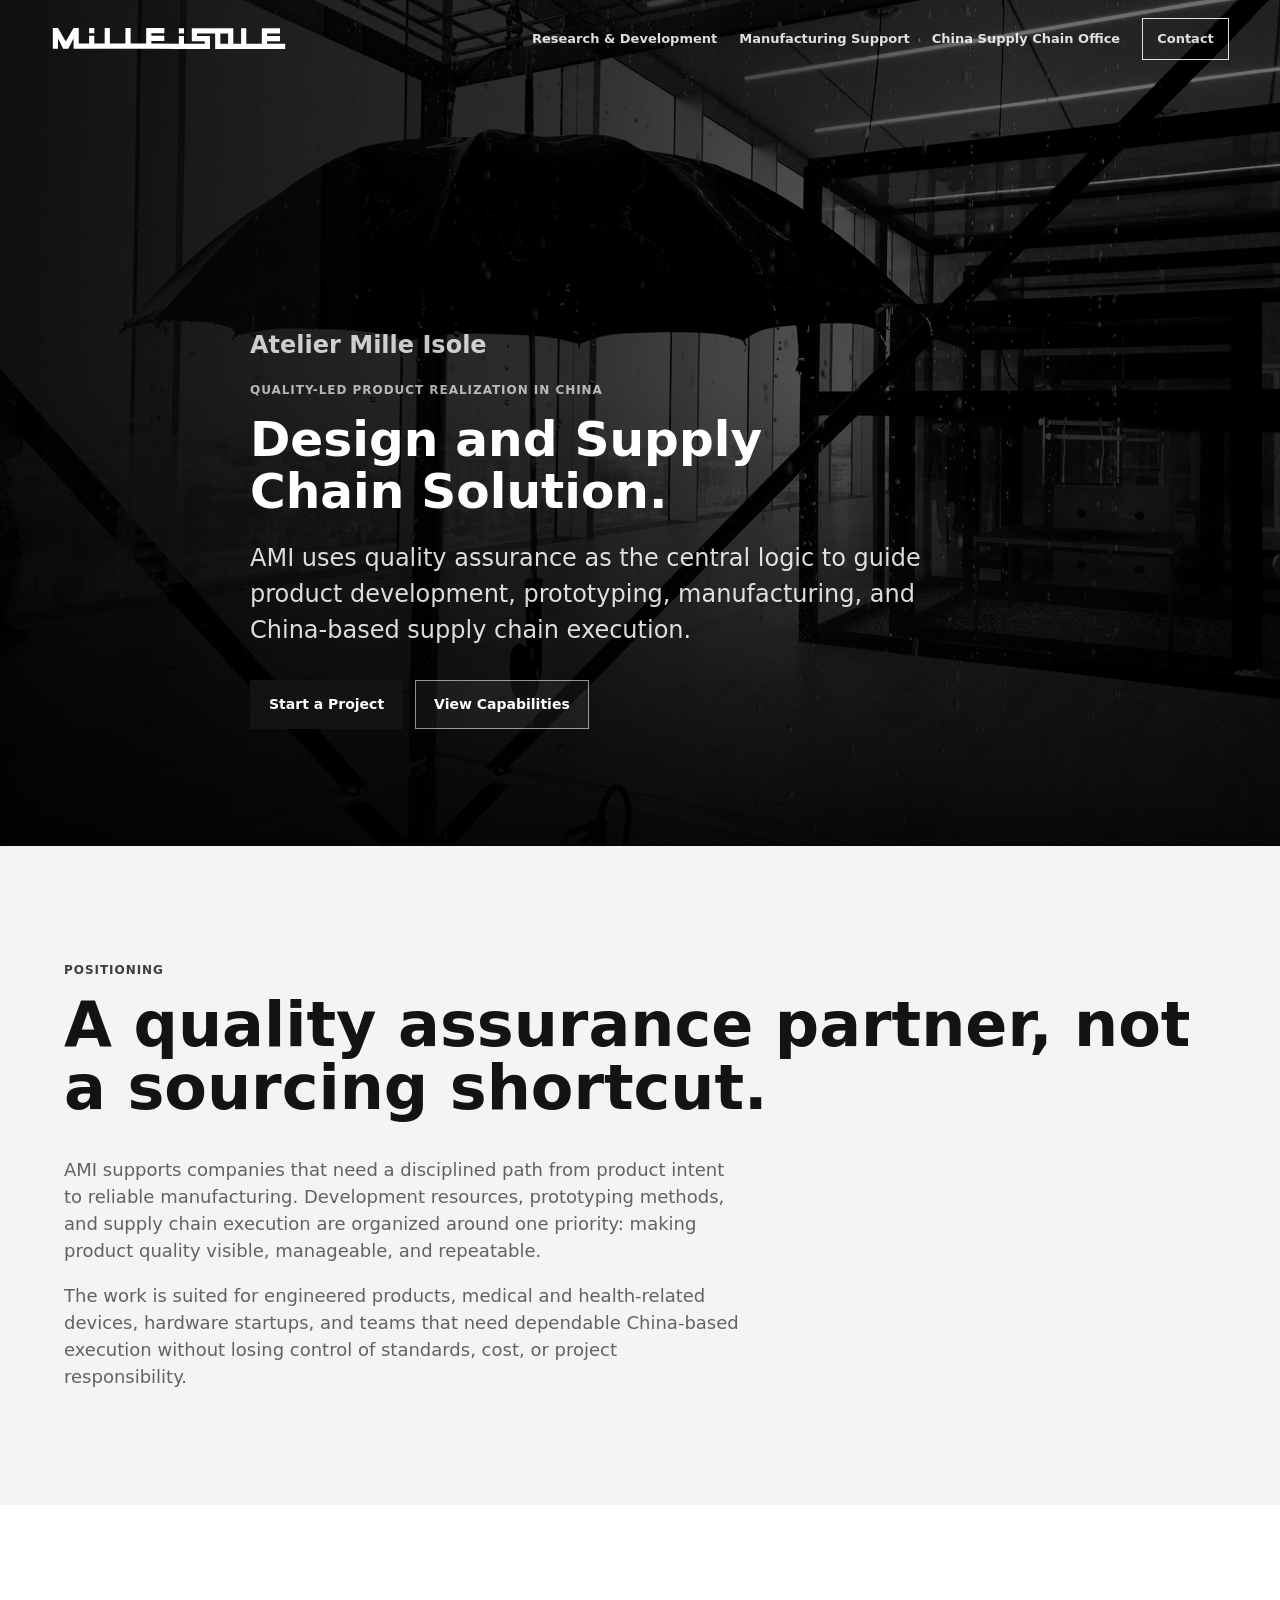
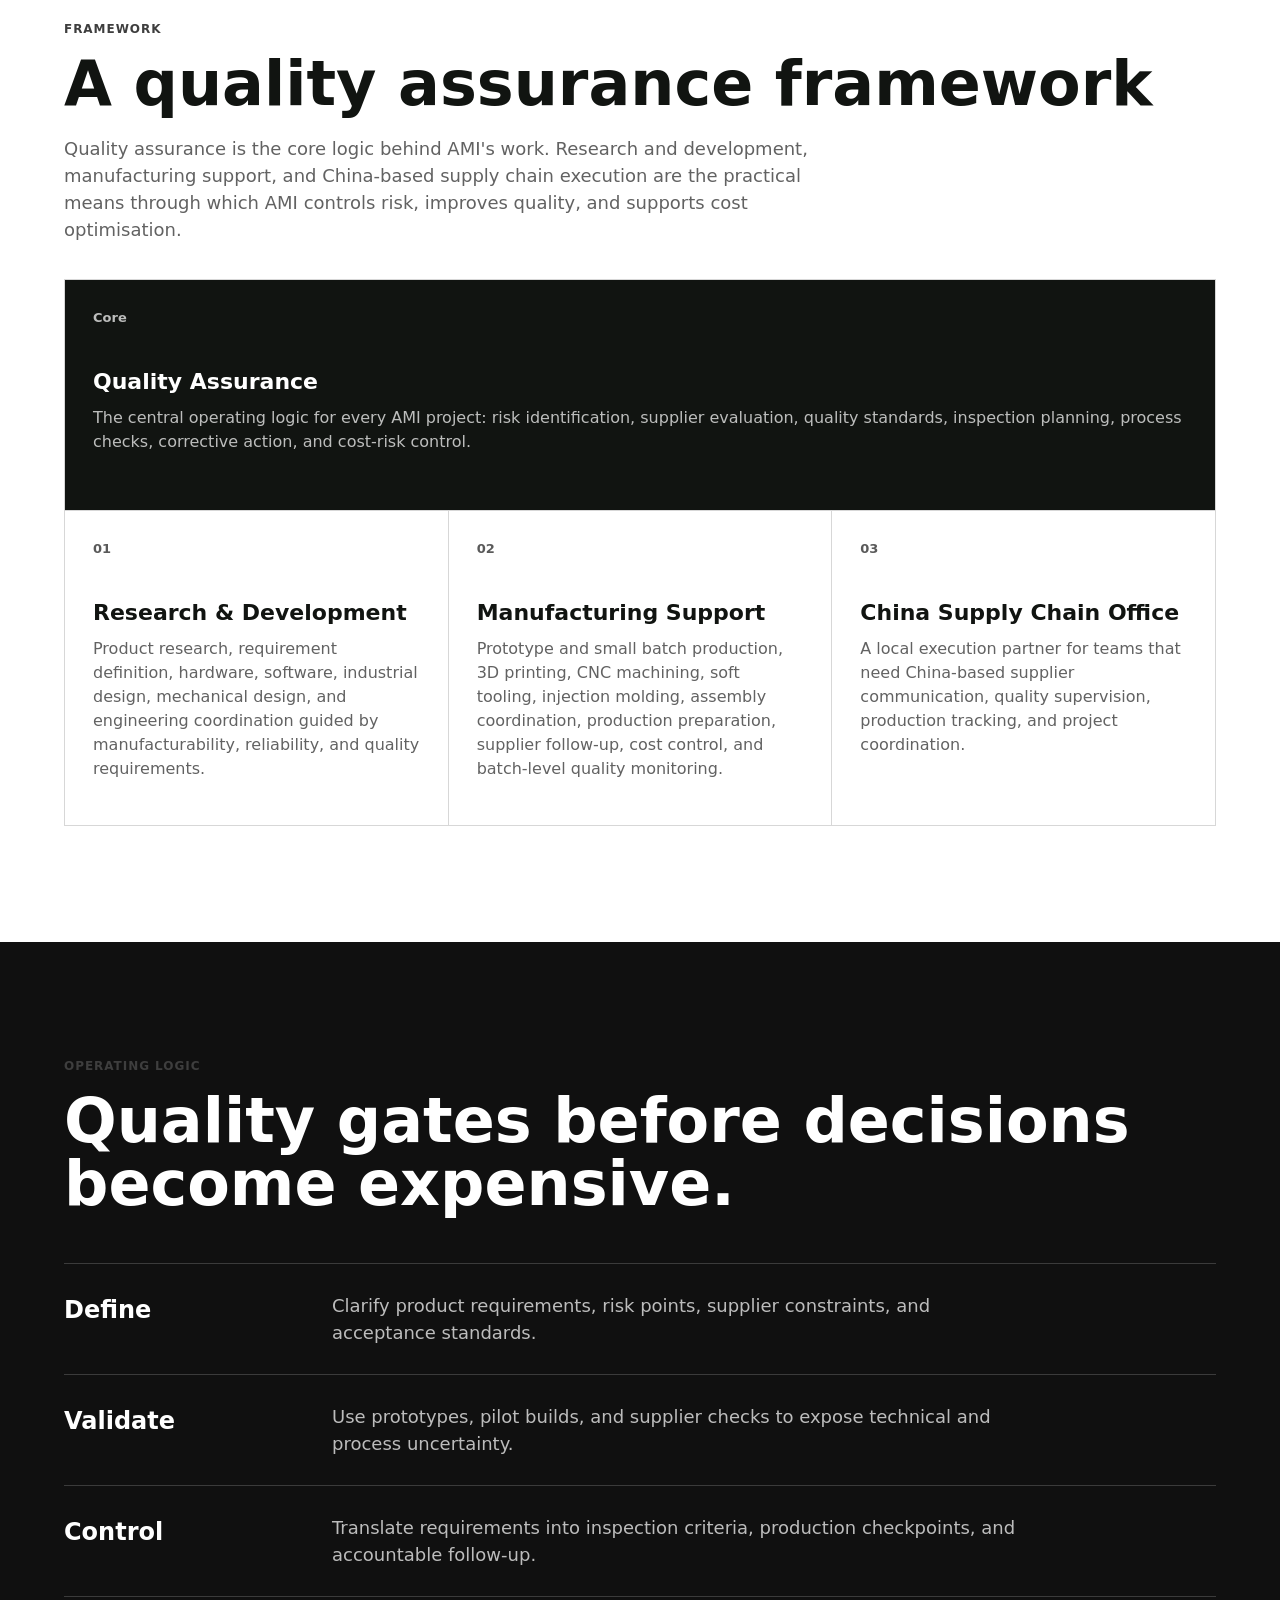
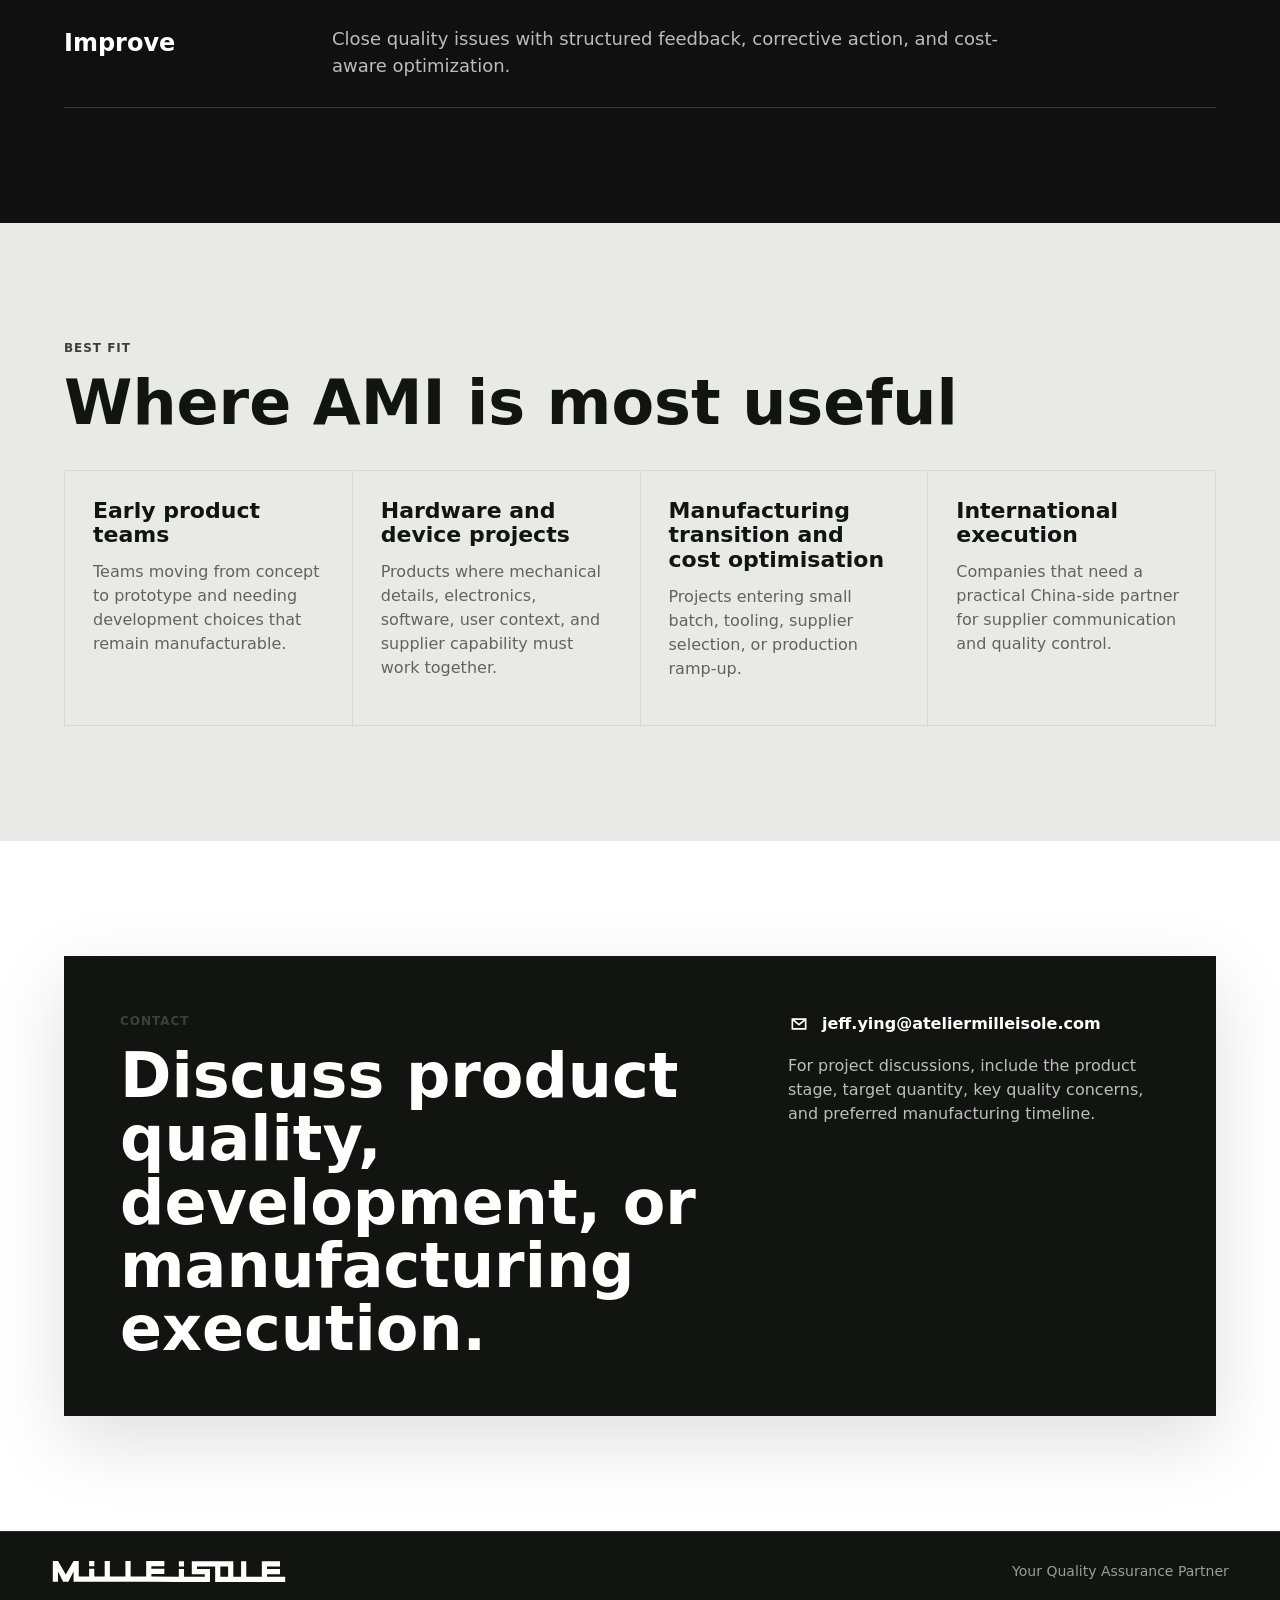
<file: index.html>
<!doctype html>
<html lang="en">
  <head>
    <meta charset="utf-8" />
    <meta name="viewport" content="width=device-width, initial-scale=1" />
    <meta
      name="description"
      content="Atelier Mille Isole is a quality-led product development and manufacturing support partner in China."
    />
    <title>Atelier Mille Isole | Quality-Led Product Realization</title>
    <link rel="icon" href="assets/favicon.svg" type="image/svg+xml" />
    <link rel="icon" href="assets/favicon-32.png" sizes="32x32" type="image/png" />
    <link rel="shortcut icon" href="assets/favicon-32.png" type="image/png" />
    <link rel="apple-touch-icon" sizes="180x180" href="assets/apple-touch-icon.png" />
    <meta name="theme-color" content="#111411" />
    <link rel="stylesheet" href="styles.css" />
  </head>
  <body>
    <header class="site-header" data-header>
      <a class="brand" href="#top" aria-label="Atelier Mille Isole home">
        <span class="brand-logo" aria-hidden="true"></span>
      </a>

      <button class="nav-toggle" type="button" aria-label="Open navigation" aria-expanded="false" data-nav-toggle>
        <span></span>
        <span></span>
      </button>

      <nav class="site-nav" aria-label="Primary navigation" data-nav>
        <a href="research-development/">Research &amp; Development</a>
        <a href="manufacturing-support/">Manufacturing Support</a>
        <a href="china-supply-chain-office/">China Supply Chain Office</a>
        <a class="nav-cta" href="#contact">Contact</a>
      </nav>
    </header>

    <main id="top">
      <section class="hero" aria-labelledby="hero-title">
        <div class="hero-image" aria-hidden="true"></div>
        <div class="hero-overlay"></div>
        <div class="hero-content">
          <p class="brand-line">Atelier Mille Isole</p>
          <p class="eyebrow">Quality-led product realization in China</p>
          <h1 id="hero-title">Design and Supply Chain Solution.</h1>
          <p class="hero-copy">
            AMI uses quality assurance as the central logic to guide product development,
            prototyping, manufacturing, and China-based supply chain execution.
          </p>
          <div class="hero-actions">
            <a class="button primary" href="#contact">Start a Project</a>
            <a class="button secondary" href="#quality">View Capabilities</a>
          </div>
        </div>
      </section>

      <section class="intro section-pad" aria-labelledby="intro-title" data-reveal>
        <div class="section-heading">
          <p class="eyebrow">Positioning</p>
          <h2 id="intro-title">A quality assurance partner, not a sourcing shortcut.</h2>
        </div>
        <div class="intro-copy">
          <p>
            AMI supports companies that need a disciplined path from product intent to reliable
            manufacturing. Development resources, prototyping methods, and supply chain execution
            are organized around one priority: making product quality visible, manageable, and
            repeatable.
          </p>
          <p>
            The work is suited for engineered products, medical and health-related devices,
            hardware startups, and teams that need dependable China-based execution without losing
            control of standards, cost, or project responsibility.
          </p>
        </div>
      </section>

      <section class="capabilities section-pad" aria-labelledby="capabilities-title" data-reveal>
        <div class="section-heading compact">
          <p class="eyebrow">Framework</p>
          <h2 id="capabilities-title">A quality assurance framework</h2>
          <p class="section-intro">
            Quality assurance is the core logic behind AMI's work. Research and development,
            manufacturing support, and China-based supply chain execution are the practical
            means through which AMI controls risk, improves quality, and supports cost optimisation.
          </p>
        </div>

        <div class="capability-grid">
          <article class="capability-card core" id="quality" data-reveal>
            <span class="card-index">Core</span>
            <h3>Quality Assurance</h3>
            <p>
              The central operating logic for every AMI project: risk identification, supplier
              evaluation, quality standards, inspection planning, process checks, corrective
              action, and cost-risk control.
            </p>
          </article>

          <a class="capability-card" id="research-development" href="research-development/" data-reveal>
            <span class="card-index">01</span>
            <h3>Research &amp; Development</h3>
            <p>
              Product research, requirement definition, hardware, software, industrial design,
              mechanical design, and engineering coordination guided by manufacturability,
              reliability, and quality requirements.
            </p>
          </a>

          <a class="capability-card" id="manufacturing-support" href="manufacturing-support/" data-reveal>
            <span class="card-index">02</span>
            <h3>Manufacturing Support</h3>
            <p>
              Prototype and small batch production, 3D printing, CNC machining, soft tooling,
              injection molding, assembly coordination, production preparation, supplier follow-up,
              cost control, and batch-level quality monitoring.
            </p>
          </a>

          <a class="capability-card" id="china-office" href="china-supply-chain-office/" data-reveal>
            <span class="card-index">03</span>
            <h3>China Supply Chain Office</h3>
            <p>
              A local execution partner for teams that need China-based supplier communication,
              quality supervision, production tracking, and project coordination.
            </p>
          </a>
        </div>
      </section>

      <section class="method section-pad" aria-labelledby="method-title" data-reveal>
        <div class="section-heading">
          <p class="eyebrow">Operating Logic</p>
          <h2 id="method-title">Quality gates before decisions become expensive.</h2>
        </div>

        <div class="method-list">
          <div class="method-item" data-reveal>
            <span>Define</span>
            <p>Clarify product requirements, risk points, supplier constraints, and acceptance standards.</p>
          </div>
          <div class="method-item" data-reveal>
            <span>Validate</span>
            <p>Use prototypes, pilot builds, and supplier checks to expose technical and process uncertainty.</p>
          </div>
          <div class="method-item" data-reveal>
            <span>Control</span>
            <p>Translate requirements into inspection criteria, production checkpoints, and accountable follow-up.</p>
          </div>
          <div class="method-item" data-reveal>
            <span>Improve</span>
            <p>Close quality issues with structured feedback, corrective action, and cost-aware optimization.</p>
          </div>
        </div>
      </section>

      <section class="proof section-pad" aria-labelledby="proof-title" data-reveal>
        <div class="section-heading compact">
          <p class="eyebrow">Best Fit</p>
          <h2 id="proof-title">Where AMI is most useful</h2>
        </div>

        <div class="fit-grid">
          <div data-reveal>
            <h3>Early product teams</h3>
            <p>Teams moving from concept to prototype and needing development choices that remain manufacturable.</p>
          </div>
          <div data-reveal>
            <h3>Hardware and device projects</h3>
            <p>Products where mechanical details, electronics, software, user context, and supplier capability must work together.</p>
          </div>
          <div data-reveal>
            <h3>Manufacturing transition and cost optimisation</h3>
            <p>Projects entering small batch, tooling, supplier selection, or production ramp-up.</p>
          </div>
          <div data-reveal>
            <h3>International execution</h3>
            <p>Companies that need a practical China-side partner for supplier communication and quality control.</p>
          </div>
        </div>
      </section>

      <section class="contact section-pad" id="contact" aria-labelledby="contact-title" data-reveal>
        <div class="contact-panel">
          <div>
            <p class="eyebrow">Contact</p>
            <h2 id="contact-title">Discuss product quality, development, or manufacturing execution.</h2>
          </div>
          <div class="contact-actions">
            <a class="email-link" href="mailto:jeff.ying@ateliermilleisole.com" aria-label="Email AMI">
              <svg aria-hidden="true" viewBox="0 0 24 24">
                <path d="M4.75 6.75h14.5v10.5H4.75V6.75Z"></path>
                <path d="m5.25 7.25 6.75 5.5 6.75-5.5"></path>
              </svg>
              <span>jeff.ying@ateliermilleisole.com</span>
            </a>
            <p>
              For project discussions, include the product stage, target quantity, key quality concerns,
              and preferred manufacturing timeline.
            </p>
          </div>
        </div>
      </section>
    </main>

    <footer class="site-footer">
      <div>
        <span class="footer-logo" aria-hidden="true"></span>
        <span class="sr-only">Atelier Mille Isole</span>
      </div>
      <p>Your Quality Assurance Partner</p>
    </footer>

    <script src="script.js"></script>
  </body>
</html>
</file>
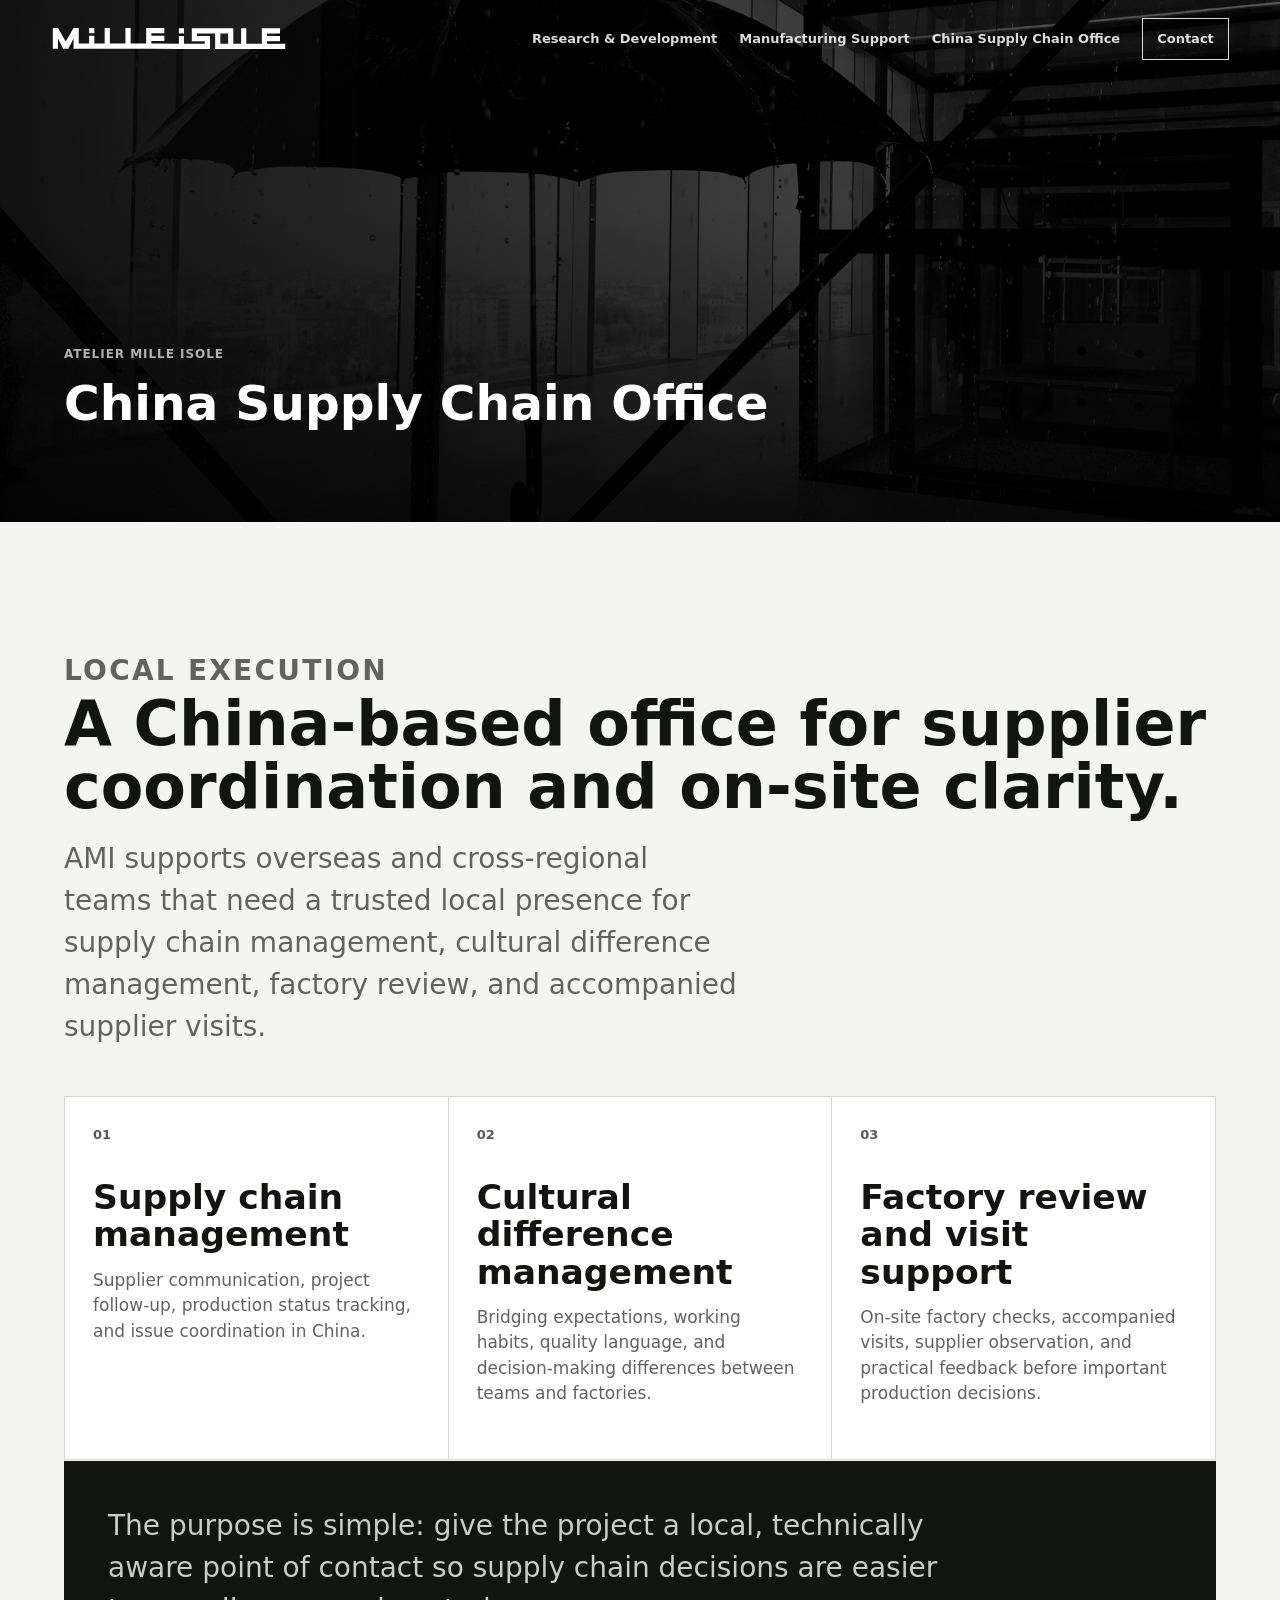
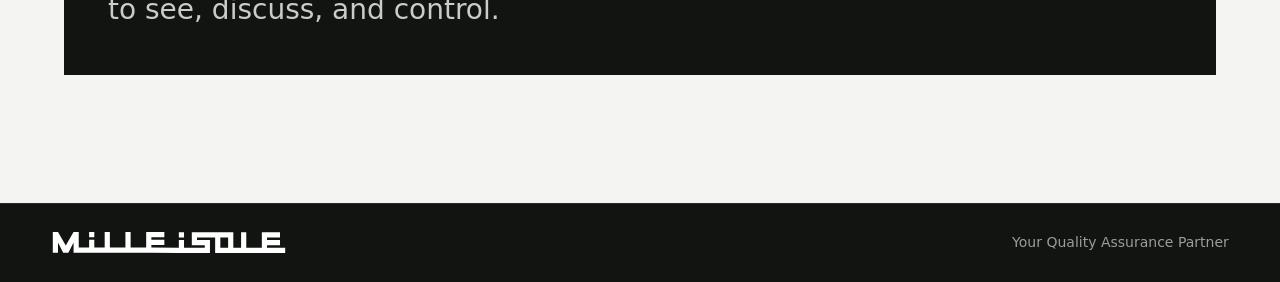
<file: china-supply-chain-office/index.html>
<!doctype html>
<html lang="en">
  <head>
    <meta charset="utf-8" />
    <meta name="viewport" content="width=device-width, initial-scale=1" />
    <meta name="description" content="China Supply Chain Office at Atelier Mille Isole." />
    <title>China Supply Chain Office | Atelier Mille Isole</title>
    <link rel="icon" href="../assets/favicon.svg" type="image/svg+xml" />
    <link rel="icon" href="../assets/favicon-32.png" sizes="32x32" type="image/png" />
    <link rel="shortcut icon" href="../assets/favicon-32.png" type="image/png" />
    <link rel="apple-touch-icon" sizes="180x180" href="../assets/apple-touch-icon.png" />
    <meta name="theme-color" content="#111411" />
    <link rel="stylesheet" href="../styles.css" />
  </head>
  <body>
    <header class="site-header service-header" data-header>
      <a class="brand" href="../" aria-label="Atelier Mille Isole home">
        <span class="brand-logo" aria-hidden="true"></span>
      </a>

      <button class="nav-toggle" type="button" aria-label="Open navigation" aria-expanded="false" data-nav-toggle>
        <span></span>
        <span></span>
      </button>

      <nav class="site-nav" aria-label="Primary navigation" data-nav>
        <a href="../research-development/">Research &amp; Development</a>
        <a href="../manufacturing-support/">Manufacturing Support</a>
        <a href="../china-supply-chain-office/">China Supply Chain Office</a>
        <a class="nav-cta" href="../#contact">Contact</a>
      </nav>
    </header>

    <main>
      <section class="service-hero" aria-labelledby="service-title">
        <div class="service-hero-image" aria-hidden="true"></div>
        <div class="service-hero-overlay" aria-hidden="true"></div>
        <div class="service-hero-content">
          <p class="eyebrow">Atelier Mille Isole</p>
          <h1 id="service-title">China Supply Chain Office</h1>
        </div>
      </section>

      <section class="service-body">
        <div class="service-body-inner">
          <div class="section-heading compact" data-reveal>
            <p class="eyebrow">Local Execution</p>
            <h2>A China-based office for supplier coordination and on-site clarity.</h2>
            <p class="section-intro">
              AMI supports overseas and cross-regional teams that need a trusted local presence for supply chain management, cultural difference management, factory review, and accompanied supplier visits.
            </p>
          </div>

          <div class="process-grid" aria-label="China supply chain office support areas">
            <article class="process-card" data-reveal>
              <span class="card-index">01</span>
              <h3>Supply chain management</h3>
              <p>Supplier communication, project follow-up, production status tracking, and issue coordination in China.</p>
            </article>

            <article class="process-card" data-reveal>
              <span class="card-index">02</span>
              <h3>Cultural difference management</h3>
              <p>Bridging expectations, working habits, quality language, and decision-making differences between teams and factories.</p>
            </article>

            <article class="process-card" data-reveal>
              <span class="card-index">03</span>
              <h3>Factory review and visit support</h3>
              <p>On-site factory checks, accompanied visits, supplier observation, and practical feedback before important production decisions.</p>
            </article>
          </div>

          <div class="manufacturing-note" data-reveal>
            <p>
              The purpose is simple: give the project a local, technically aware point of contact so supply chain decisions are easier to see, discuss, and control.
            </p>
          </div>
        </div>
      </section>
    </main>

    <footer class="site-footer">
      <div>
        <span class="footer-logo" aria-hidden="true"></span>
        <span class="sr-only">Atelier Mille Isole</span>
      </div>
      <p>Your Quality Assurance Partner</p>
    </footer>
    <script src="../script.js"></script>
  </body>
</html>
</file>
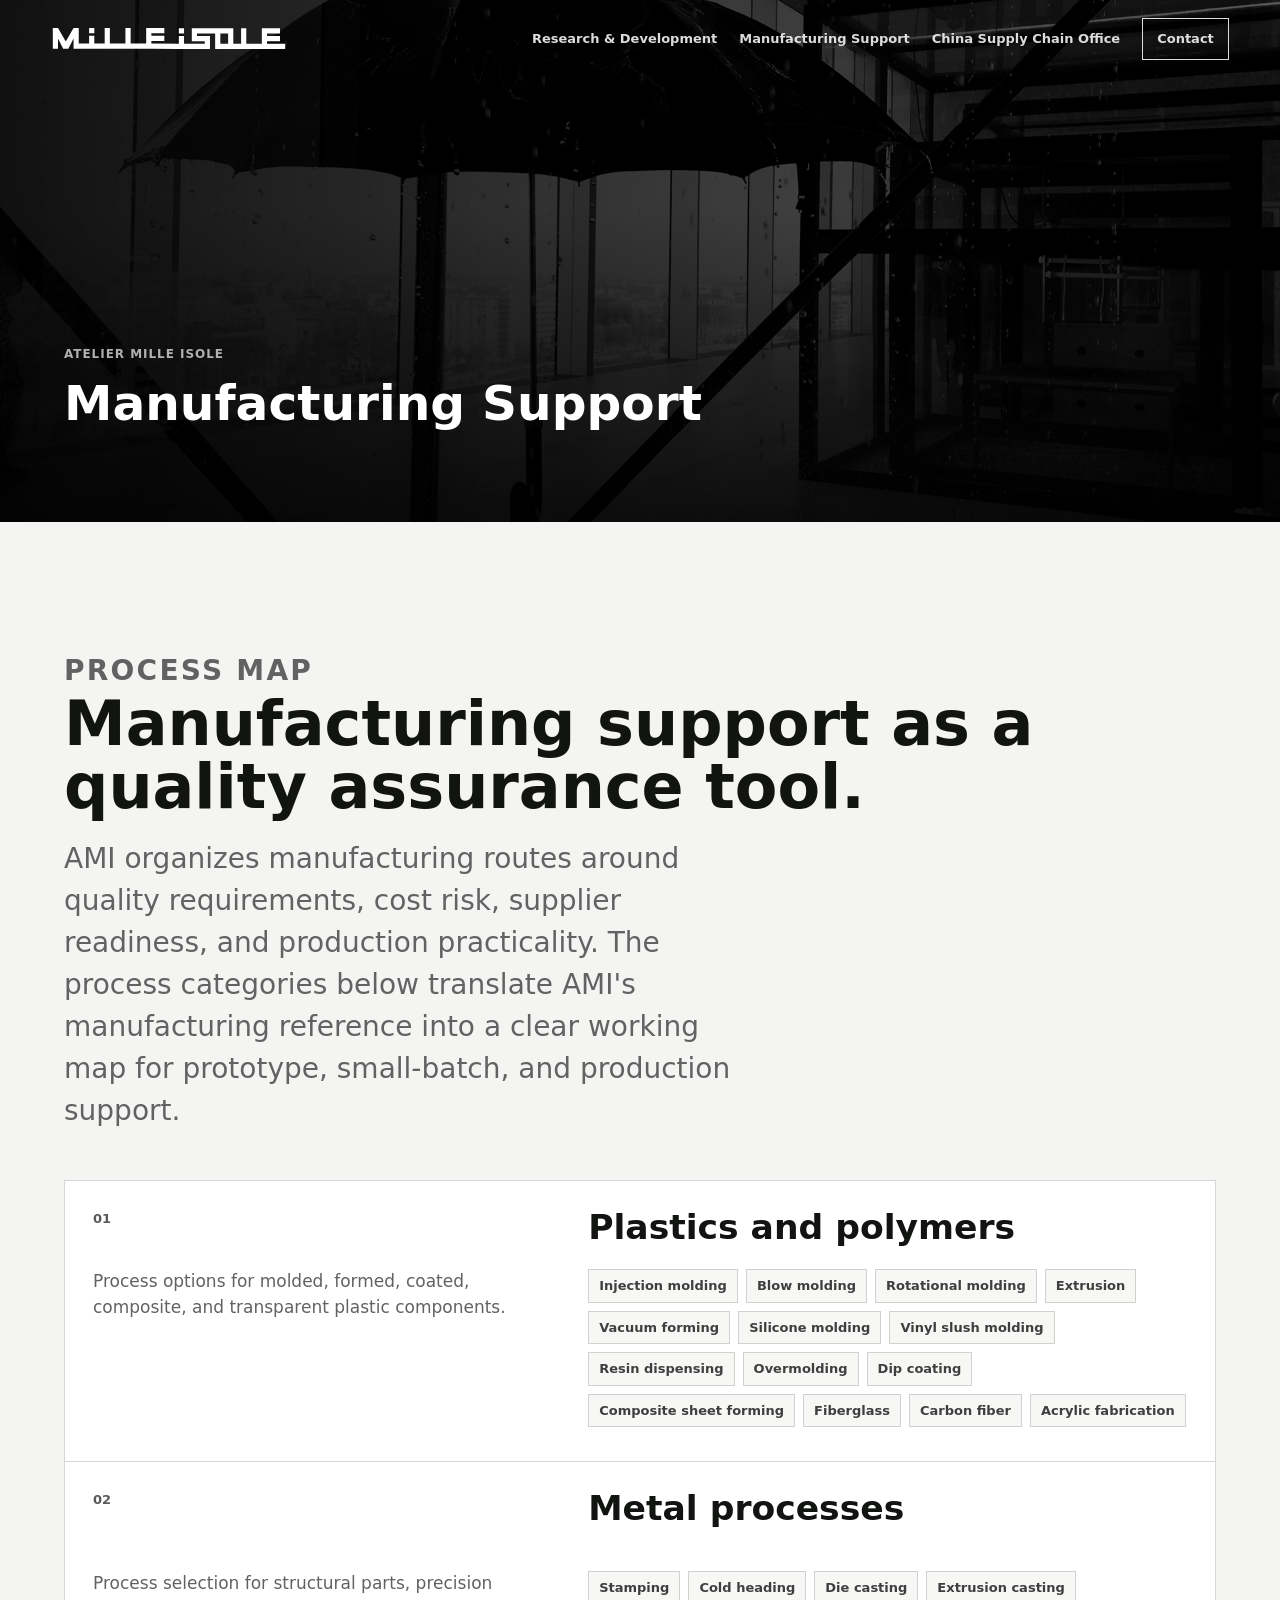
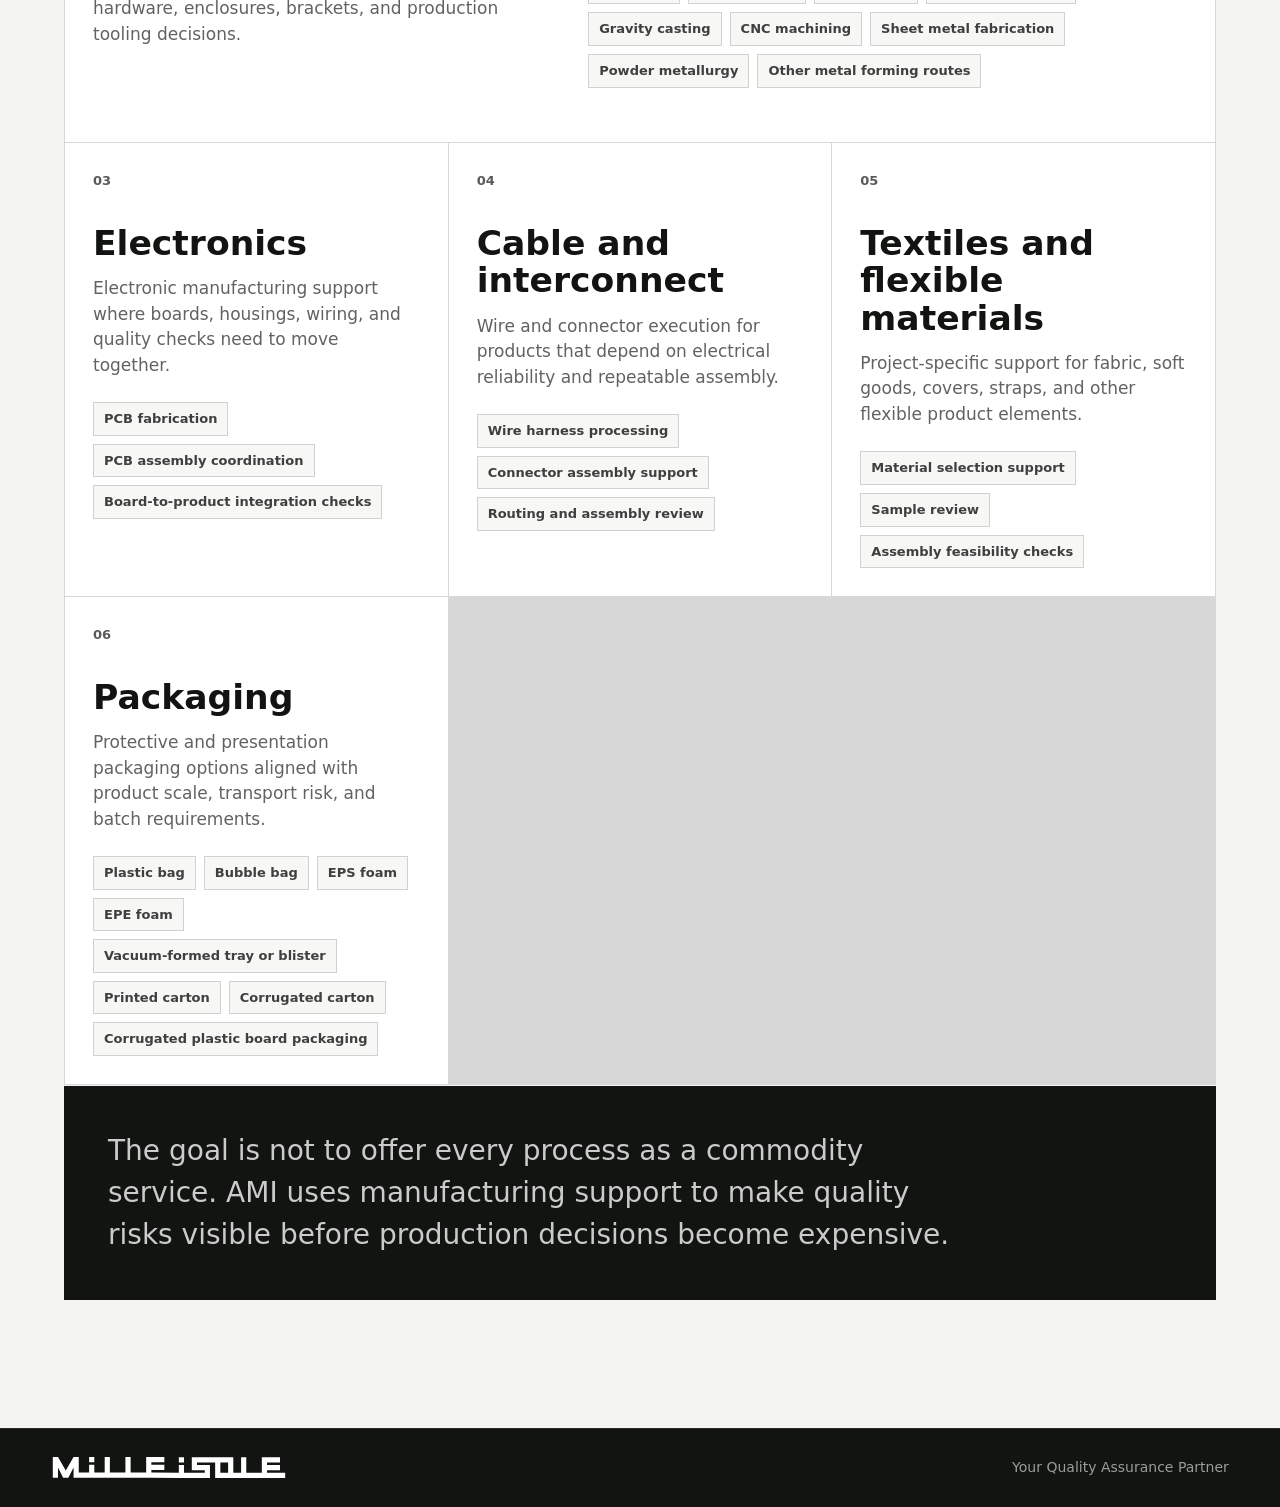
<file: manufacturing-support/index.html>
<!doctype html>
<html lang="en">
  <head>
    <meta charset="utf-8" />
    <meta name="viewport" content="width=device-width, initial-scale=1" />
    <meta name="description" content="Manufacturing Support at Atelier Mille Isole." />
    <title>Manufacturing Support | Atelier Mille Isole</title>
    <link rel="icon" href="../assets/favicon.svg" type="image/svg+xml" />
    <link rel="icon" href="../assets/favicon-32.png" sizes="32x32" type="image/png" />
    <link rel="shortcut icon" href="../assets/favicon-32.png" type="image/png" />
    <link rel="apple-touch-icon" sizes="180x180" href="../assets/apple-touch-icon.png" />
    <meta name="theme-color" content="#111411" />
    <link rel="stylesheet" href="../styles.css" />
  </head>
  <body>
    <header class="site-header service-header" data-header>
      <a class="brand" href="../" aria-label="Atelier Mille Isole home">
        <span class="brand-logo" aria-hidden="true"></span>
      </a>

      <button class="nav-toggle" type="button" aria-label="Open navigation" aria-expanded="false" data-nav-toggle>
        <span></span>
        <span></span>
      </button>

      <nav class="site-nav" aria-label="Primary navigation" data-nav>
        <a href="../research-development/">Research &amp; Development</a>
        <a href="../manufacturing-support/">Manufacturing Support</a>
        <a href="../china-supply-chain-office/">China Supply Chain Office</a>
        <a class="nav-cta" href="../#contact">Contact</a>
      </nav>
    </header>

    <main>
      <section class="service-hero" aria-labelledby="service-title">
        <div class="service-hero-image" aria-hidden="true"></div>
        <div class="service-hero-overlay" aria-hidden="true"></div>
        <div class="service-hero-content">
          <p class="eyebrow">Atelier Mille Isole</p>
          <h1 id="service-title">Manufacturing Support</h1>
        </div>
      </section>

      <section class="service-body">
        <div class="service-body-inner">
          <div class="section-heading compact" data-reveal>
            <p class="eyebrow">Process Map</p>
            <h2>Manufacturing support as a quality assurance tool.</h2>
            <p class="section-intro">
              AMI organizes manufacturing routes around quality requirements, cost risk, supplier readiness, and production practicality. The process categories below translate AMI's manufacturing reference into a clear working map for prototype, small-batch, and production support.
            </p>
          </div>

          <div class="process-grid" aria-label="Manufacturing process categories">
            <article class="process-card featured" data-reveal>
              <span class="card-index">01</span>
              <h3>Plastics and polymers</h3>
              <p>Process options for molded, formed, coated, composite, and transparent plastic components.</p>
              <ul class="process-list">
                <li>Injection molding</li>
                <li>Blow molding</li>
                <li>Rotational molding</li>
                <li>Extrusion</li>
                <li>Vacuum forming</li>
                <li>Silicone molding</li>
                <li>Vinyl slush molding</li>
                <li>Resin dispensing</li>
                <li>Overmolding</li>
                <li>Dip coating</li>
                <li>Composite sheet forming</li>
                <li>Fiberglass</li>
                <li>Carbon fiber</li>
                <li>Acrylic fabrication</li>
              </ul>
            </article>

            <article class="process-card featured" data-reveal>
              <span class="card-index">02</span>
              <h3>Metal processes</h3>
              <p>Process selection for structural parts, precision hardware, enclosures, brackets, and production tooling decisions.</p>
              <ul class="process-list">
                <li>Stamping</li>
                <li>Cold heading</li>
                <li>Die casting</li>
                <li>Extrusion casting</li>
                <li>Gravity casting</li>
                <li>CNC machining</li>
                <li>Sheet metal fabrication</li>
                <li>Powder metallurgy</li>
                <li>Other metal forming routes</li>
              </ul>
            </article>

            <article class="process-card" data-reveal>
              <span class="card-index">03</span>
              <h3>Electronics</h3>
              <p>Electronic manufacturing support where boards, housings, wiring, and quality checks need to move together.</p>
              <ul class="process-list">
                <li>PCB fabrication</li>
                <li>PCB assembly coordination</li>
                <li>Board-to-product integration checks</li>
              </ul>
            </article>

            <article class="process-card" data-reveal>
              <span class="card-index">04</span>
              <h3>Cable and interconnect</h3>
              <p>Wire and connector execution for products that depend on electrical reliability and repeatable assembly.</p>
              <ul class="process-list">
                <li>Wire harness processing</li>
                <li>Connector assembly support</li>
                <li>Routing and assembly review</li>
              </ul>
            </article>

            <article class="process-card" data-reveal>
              <span class="card-index">05</span>
              <h3>Textiles and flexible materials</h3>
              <p>Project-specific support for fabric, soft goods, covers, straps, and other flexible product elements.</p>
              <ul class="process-list">
                <li>Material selection support</li>
                <li>Sample review</li>
                <li>Assembly feasibility checks</li>
              </ul>
            </article>

            <article class="process-card" data-reveal>
              <span class="card-index">06</span>
              <h3>Packaging</h3>
              <p>Protective and presentation packaging options aligned with product scale, transport risk, and batch requirements.</p>
              <ul class="process-list">
                <li>Plastic bag</li>
                <li>Bubble bag</li>
                <li>EPS foam</li>
                <li>EPE foam</li>
                <li>Vacuum-formed tray or blister</li>
                <li>Printed carton</li>
                <li>Corrugated carton</li>
                <li>Corrugated plastic board packaging</li>
              </ul>
            </article>
          </div>

          <div class="manufacturing-note" data-reveal>
            <p>
              The goal is not to offer every process as a commodity service. AMI uses manufacturing support to make quality risks visible before production decisions become expensive.
            </p>
          </div>
        </div>
      </section>
    </main>

    <footer class="site-footer">
      <div>
        <span class="footer-logo" aria-hidden="true"></span>
        <span class="sr-only">Atelier Mille Isole</span>
      </div>
      <p>Your Quality Assurance Partner</p>
    </footer>
    <script src="../script.js"></script>
  </body>
</html>
</file>
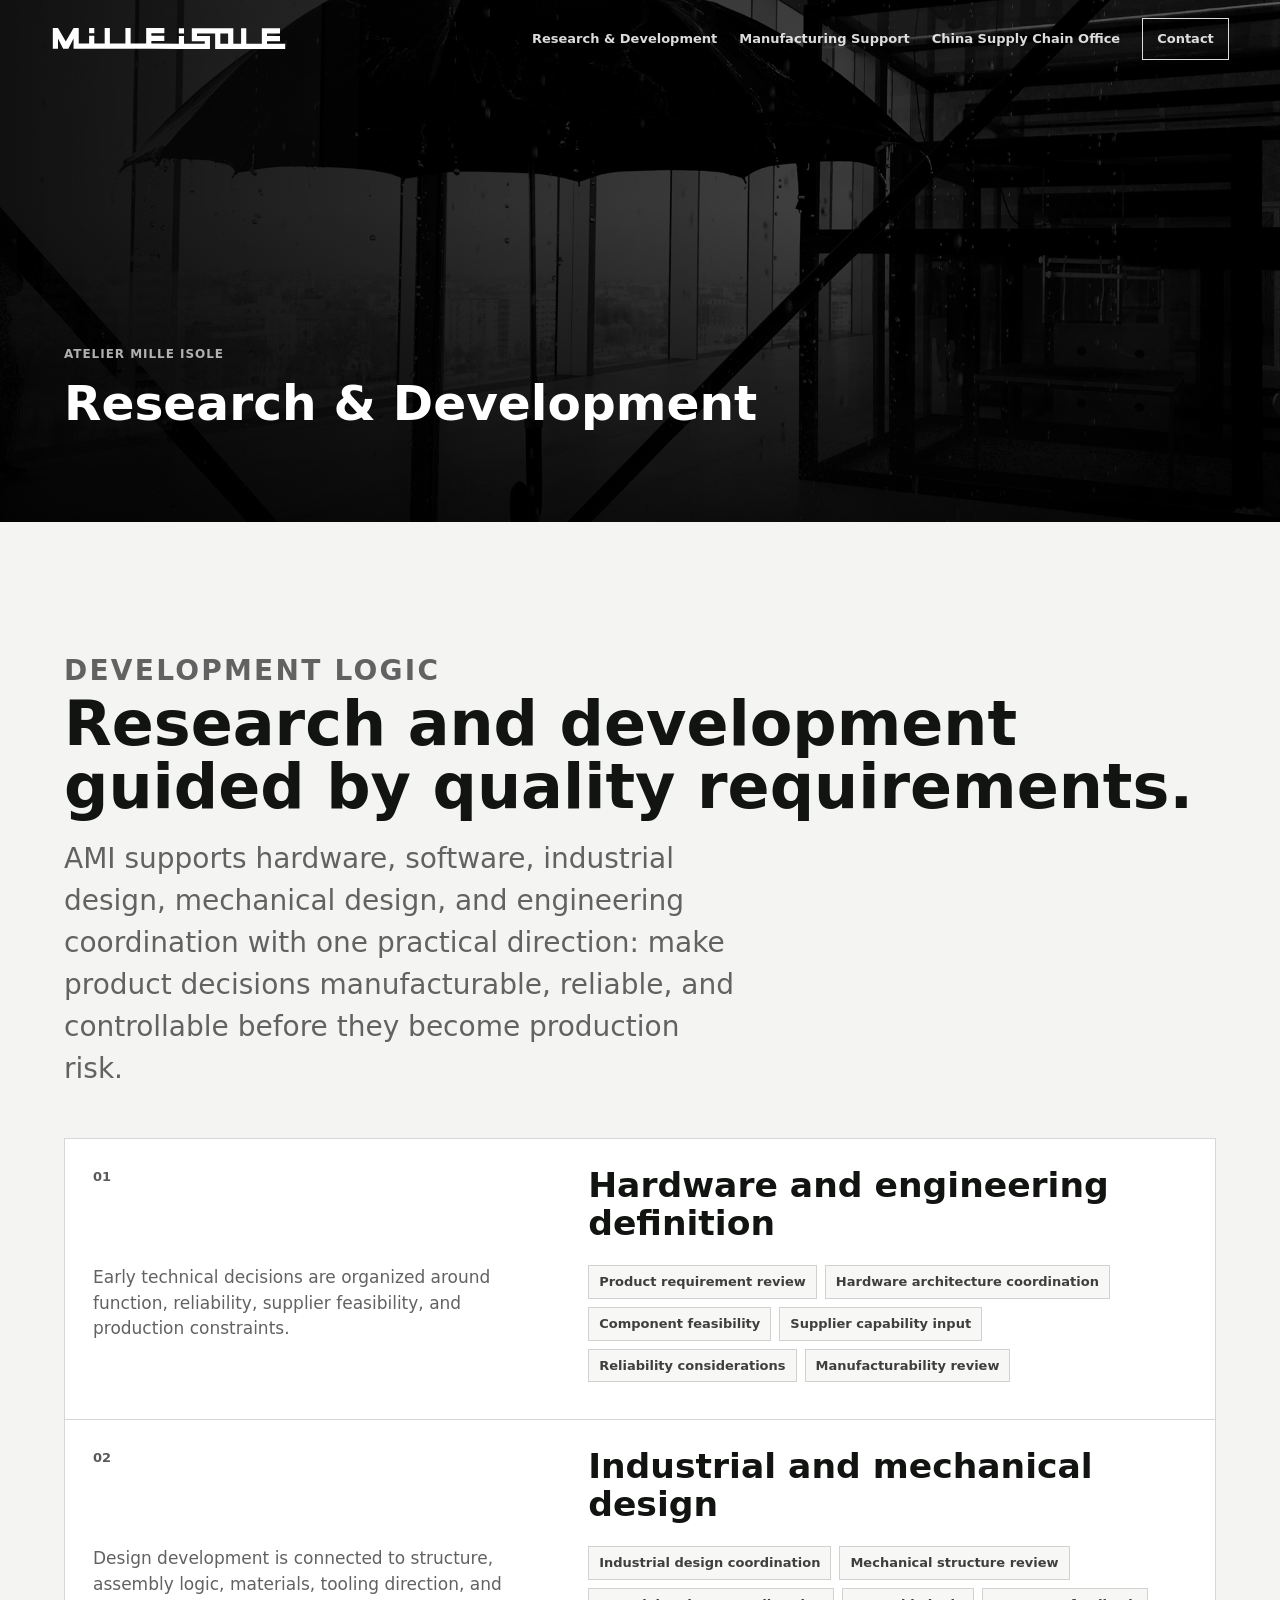
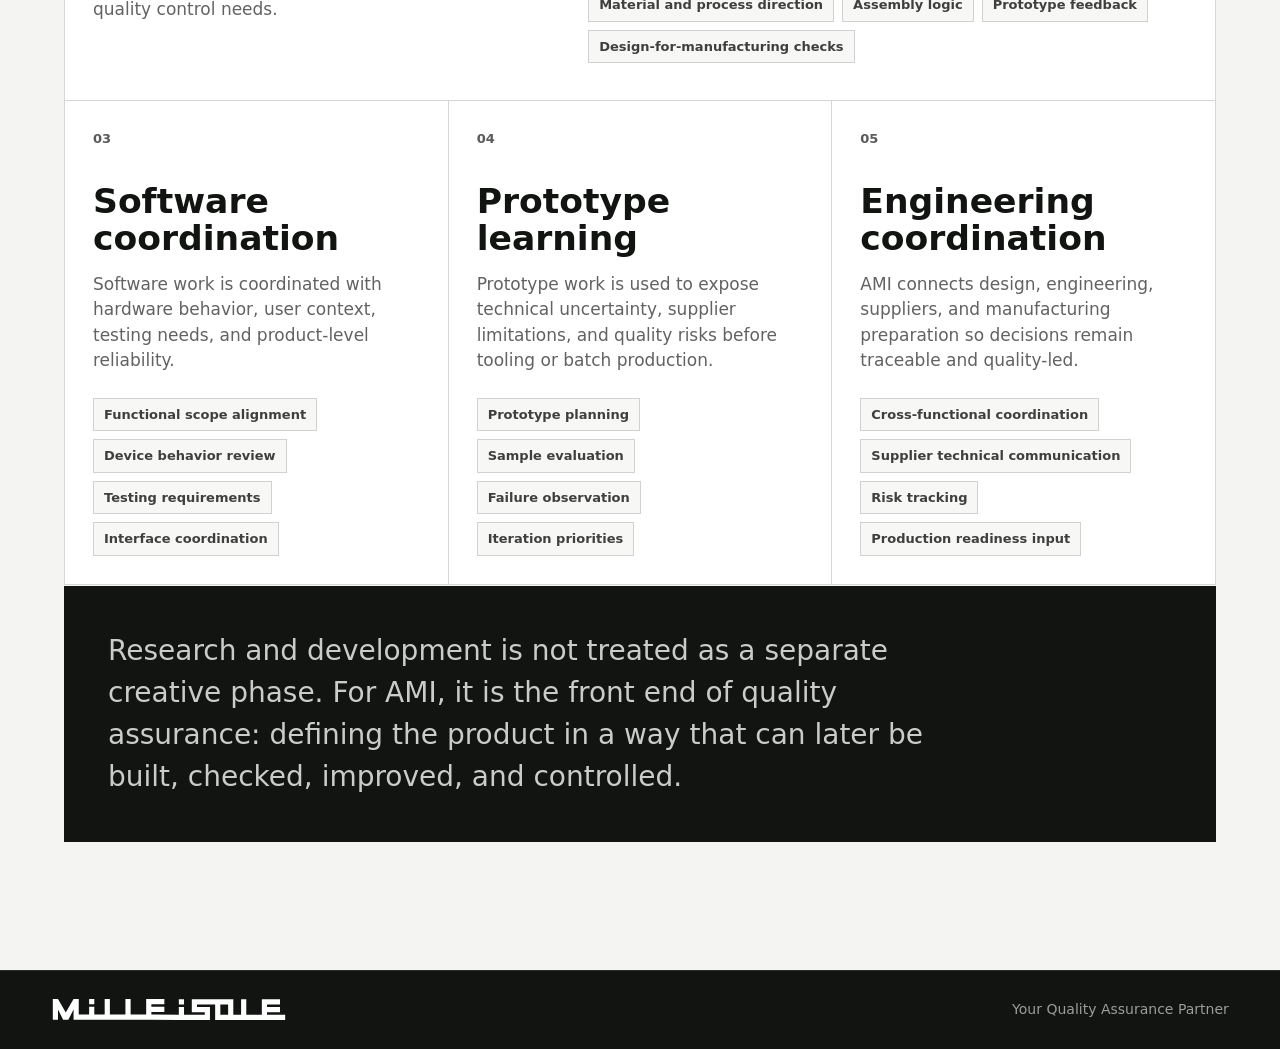
<file: research-development/index.html>
<!doctype html>
<html lang="en">
  <head>
    <meta charset="utf-8" />
    <meta name="viewport" content="width=device-width, initial-scale=1" />
    <meta name="description" content="Research and Development at Atelier Mille Isole." />
    <title>Research & Development | Atelier Mille Isole</title>
    <link rel="icon" href="../assets/favicon.svg" type="image/svg+xml" />
    <link rel="icon" href="../assets/favicon-32.png" sizes="32x32" type="image/png" />
    <link rel="shortcut icon" href="../assets/favicon-32.png" type="image/png" />
    <link rel="apple-touch-icon" sizes="180x180" href="../assets/apple-touch-icon.png" />
    <meta name="theme-color" content="#111411" />
    <link rel="stylesheet" href="../styles.css" />
  </head>
  <body>
    <header class="site-header service-header" data-header>
      <a class="brand" href="../" aria-label="Atelier Mille Isole home">
        <span class="brand-logo" aria-hidden="true"></span>
      </a>

      <button class="nav-toggle" type="button" aria-label="Open navigation" aria-expanded="false" data-nav-toggle>
        <span></span>
        <span></span>
      </button>

      <nav class="site-nav" aria-label="Primary navigation" data-nav>
        <a href="../research-development/">Research &amp; Development</a>
        <a href="../manufacturing-support/">Manufacturing Support</a>
        <a href="../china-supply-chain-office/">China Supply Chain Office</a>
        <a class="nav-cta" href="../#contact">Contact</a>
      </nav>
    </header>

    <main>
      <section class="service-hero" aria-labelledby="service-title">
        <div class="service-hero-image" aria-hidden="true"></div>
        <div class="service-hero-overlay" aria-hidden="true"></div>
        <div class="service-hero-content">
          <p class="eyebrow">Atelier Mille Isole</p>
          <h1 id="service-title">Research &amp; Development</h1>
        </div>
      </section>

      <section class="service-body">
        <div class="service-body-inner">
          <div class="section-heading compact" data-reveal>
            <p class="eyebrow">Development Logic</p>
            <h2>Research and development guided by quality requirements.</h2>
            <p class="section-intro">
              AMI supports hardware, software, industrial design, mechanical design, and engineering coordination with one practical direction: make product decisions manufacturable, reliable, and controllable before they become production risk.
            </p>
          </div>

          <div class="process-grid" aria-label="Research and development support areas">
            <article class="process-card featured" data-reveal>
              <span class="card-index">01</span>
              <h3>Hardware and engineering definition</h3>
              <p>Early technical decisions are organized around function, reliability, supplier feasibility, and production constraints.</p>
              <ul class="process-list">
                <li>Product requirement review</li>
                <li>Hardware architecture coordination</li>
                <li>Component feasibility</li>
                <li>Supplier capability input</li>
                <li>Reliability considerations</li>
                <li>Manufacturability review</li>
              </ul>
            </article>

            <article class="process-card featured" data-reveal>
              <span class="card-index">02</span>
              <h3>Industrial and mechanical design</h3>
              <p>Design development is connected to structure, assembly logic, materials, tooling direction, and quality control needs.</p>
              <ul class="process-list">
                <li>Industrial design coordination</li>
                <li>Mechanical structure review</li>
                <li>Material and process direction</li>
                <li>Assembly logic</li>
                <li>Prototype feedback</li>
                <li>Design-for-manufacturing checks</li>
              </ul>
            </article>

            <article class="process-card" data-reveal>
              <span class="card-index">03</span>
              <h3>Software coordination</h3>
              <p>Software work is coordinated with hardware behavior, user context, testing needs, and product-level reliability.</p>
              <ul class="process-list">
                <li>Functional scope alignment</li>
                <li>Device behavior review</li>
                <li>Testing requirements</li>
                <li>Interface coordination</li>
              </ul>
            </article>

            <article class="process-card" data-reveal>
              <span class="card-index">04</span>
              <h3>Prototype learning</h3>
              <p>Prototype work is used to expose technical uncertainty, supplier limitations, and quality risks before tooling or batch production.</p>
              <ul class="process-list">
                <li>Prototype planning</li>
                <li>Sample evaluation</li>
                <li>Failure observation</li>
                <li>Iteration priorities</li>
              </ul>
            </article>

            <article class="process-card" data-reveal>
              <span class="card-index">05</span>
              <h3>Engineering coordination</h3>
              <p>AMI connects design, engineering, suppliers, and manufacturing preparation so decisions remain traceable and quality-led.</p>
              <ul class="process-list">
                <li>Cross-functional coordination</li>
                <li>Supplier technical communication</li>
                <li>Risk tracking</li>
                <li>Production readiness input</li>
              </ul>
            </article>
          </div>

          <div class="manufacturing-note" data-reveal>
            <p>
              Research and development is not treated as a separate creative phase. For AMI, it is the front end of quality assurance: defining the product in a way that can later be built, checked, improved, and controlled.
            </p>
          </div>
        </div>
      </section>
    </main>

    <footer class="site-footer">
      <div>
        <span class="footer-logo" aria-hidden="true"></span>
        <span class="sr-only">Atelier Mille Isole</span>
      </div>
      <p>Your Quality Assurance Partner</p>
    </footer>
    <script src="../script.js"></script>
  </body>
</html>
</file>
<file: styles.css>
:root {
  --ink: #111411;
  --muted: #626262;
  --line: #d7d7d7;
  --paper: #f4f4f2;
  --white: #ffffff;
  --deep: #101010;
  --soft: #e9e9e7;
  --shadow: 0 24px 70px rgba(0, 0, 0, 0.13);
  --page-max: 1160px;
  --page-x: clamp(20px, 5vw, 72px);
}

* {
  box-sizing: border-box;
}

html {
  background: var(--ink);
  overscroll-behavior-y: none;
  scroll-behavior: smooth;
}

body {
  margin: 0;
  color: var(--ink);
  background: var(--ink);
  font-family: Inter, ui-sans-serif, system-ui, -apple-system, BlinkMacSystemFont, "Segoe UI", Arial, sans-serif;
  line-height: 1.5;
  overscroll-behavior-y: none;
}

main {
  background: var(--paper);
}

img {
  display: block;
  max-width: 100%;
}

a {
  color: inherit;
  text-decoration: none;
}

.site-header {
  position: fixed;
  z-index: 20;
  top: 0;
  left: 0;
  right: 0;
  display: flex;
  align-items: center;
  justify-content: space-between;
  gap: 24px;
  padding: 18px clamp(20px, 4vw, 56px);
  color: var(--white);
  transition: background 180ms ease, border-color 180ms ease, color 180ms ease;
}

.site-header.is-scrolled,
.site-header.is-open {
  color: var(--ink);
  background: rgba(246, 245, 240, 0.94);
  border-bottom: 1px solid rgba(17, 20, 17, 0.09);
  backdrop-filter: blur(18px);
}

.site-header.page-header {
  position: sticky;
  color: var(--ink);
  background: rgba(246, 245, 240, 0.96);
  border-bottom: 1px solid rgba(17, 20, 17, 0.09);
  backdrop-filter: blur(18px);
}

.site-header.service-header {
  position: absolute;
  color: var(--white);
  background: transparent;
}

.site-header.service-header.is-scrolled,
.site-header.service-header.is-open {
  position: fixed;
  color: var(--ink);
  background: rgba(246, 245, 240, 0.94);
}

.brand {
  display: inline-flex;
  align-items: center;
  min-width: 0;
}

.brand-logo,
.footer-logo {
  display: block;
  width: min(236px, 48vw);
  height: 22px;
  background: currentColor;
  -webkit-mask: url("AMI%20VI/Logo%20White.svg") center / contain no-repeat;
  mask: url("AMI%20VI/Logo%20White.svg") center / contain no-repeat;
}

.site-nav {
  display: flex;
  align-items: center;
  gap: 22px;
  font-size: 13px;
  font-weight: 600;
}

.site-nav a {
  opacity: 0.86;
}

.site-nav a:hover {
  opacity: 1;
}

.nav-cta {
  padding: 10px 14px;
  border: 1px solid currentColor;
}

.nav-toggle {
  display: none;
}

.hero {
  position: relative;
  min-height: 94vh;
  display: grid;
  align-items: end;
  overflow: hidden;
  color: var(--white);
  background: var(--ink);
}

.hero-image,
.hero-overlay {
  position: absolute;
  inset: 0;
  width: 100%;
  height: 100%;
}

.hero-image {
  background:
    linear-gradient(0deg, rgba(0, 0, 0, 0.12), rgba(0, 0, 0, 0.12)),
    url("assets/hero-umbrella.jpg") center / cover no-repeat;
  filter: grayscale(1) contrast(1.08) brightness(0.78);
}

.hero-overlay {
  background:
    linear-gradient(90deg, rgba(0, 0, 0, 0.9), rgba(0, 0, 0, 0.72) 44%, rgba(0, 0, 0, 0.34) 78%),
    linear-gradient(0deg, rgba(0, 0, 0, 0.76), rgba(0, 0, 0, 0.08) 55%);
}

.hero-content {
  position: relative;
  width: min(780px, calc(100% - 40px));
  margin: 0 auto;
  padding: 156px 0 13vh;
}

.hero-content > * {
  animation: heroFadeIn 720ms ease both;
}

.hero-content > *:nth-child(2) {
  animation-delay: 90ms;
}

.hero-content > *:nth-child(3) {
  animation-delay: 180ms;
}

.hero-content > *:nth-child(4) {
  animation-delay: 270ms;
}

.hero-content > *:nth-child(5) {
  animation-delay: 360ms;
}

@keyframes heroFadeIn {
  from {
    opacity: 0;
    transform: translateY(14px);
  }
  to {
    opacity: 1;
    transform: translateY(0);
  }
}

.eyebrow {
  margin: 0 0 14px;
  color: #3e3e3e;
  font-size: 12px;
  font-weight: 700;
  letter-spacing: 0.08em;
  text-transform: uppercase;
}

.hero .eyebrow {
  color: rgba(255, 255, 255, 0.68);
}

h1,
h2,
h3,
p {
  margin-top: 0;
}

h1 {
  max-width: 680px;
  margin-bottom: 22px;
  font-size: clamp(32px, 3.8vw, 54px);
  line-height: 1.08;
  letter-spacing: 0;
}

.brand-line {
  margin: 0 0 18px;
  color: rgba(255, 255, 255, 0.78);
  font-size: clamp(18px, 2vw, 24px);
  font-weight: 600;
}

.hero-copy {
  max-width: 680px;
  margin-bottom: 32px;
  color: rgba(255, 255, 255, 0.86);
  font-size: clamp(18px, 2.1vw, 24px);
}

.hero-actions,
.contact-actions {
  display: flex;
  align-items: center;
  flex-wrap: wrap;
  gap: 12px;
}

.button {
  display: inline-flex;
  align-items: center;
  justify-content: center;
  min-height: 46px;
  padding: 13px 18px;
  border: 1px solid transparent;
  font-size: 14px;
  font-weight: 700;
  transition: background 160ms ease, border-color 160ms ease, color 160ms ease, transform 160ms ease;
}

.button.primary {
  color: var(--white);
  background: var(--ink);
}

.button.secondary {
  color: var(--white);
  border-color: rgba(255, 255, 255, 0.55);
  background: rgba(255, 255, 255, 0.06);
}

.button:hover {
  transform: translateY(-1px);
}

.button.primary:hover {
  background: #2a2f2a;
}

.button.secondary:hover {
  border-color: rgba(255, 255, 255, 0.86);
  background: rgba(255, 255, 255, 0.12);
}

.section-pad {
  padding: clamp(74px, 9vw, 128px) var(--page-x);
}

.section-heading {
  display: block;
  max-width: var(--page-max);
  margin: 0 auto 36px;
}

.section-heading.compact {
  display: block;
  max-width: var(--page-max);
  margin-bottom: 36px;
}

.section-intro {
  max-width: 760px;
  margin: 20px 0 0;
  color: var(--muted);
  font-size: 18px;
}

h2 {
  margin-bottom: 0;
  font-size: clamp(34px, 5vw, 62px);
  line-height: 1.02;
  letter-spacing: 0;
}

.intro-copy {
  max-width: var(--page-max);
  margin: 0 auto;
  color: var(--muted);
  font-size: 18px;
}

.intro-copy p {
  max-width: 680px;
}

.intro-copy p:last-child {
  margin-bottom: 0;
}

.capabilities {
  background: var(--white);
}

.capability-grid {
  display: grid;
  grid-template-columns: repeat(3, minmax(0, 1fr));
  gap: 1px;
  max-width: var(--page-max);
  margin: 0 auto;
  background: var(--line);
  border: 1px solid var(--line);
}

.capability-card {
  display: block;
  min-height: 292px;
  padding: 28px;
  background: var(--white);
}

a.capability-card {
  transition: background 180ms ease, border-color 180ms ease, transform 180ms ease;
}

a.capability-card:hover {
  background: var(--soft);
  transform: translateY(-2px);
}

.capability-card.core {
  grid-column: 1 / -1;
  min-height: 230px;
  color: var(--white);
  background: var(--ink);
}

.capability-card.wide {
  grid-column: span 2;
}

.card-index {
  display: block;
  margin-bottom: 42px;
  color: #5a5a5a;
  font-size: 13px;
  font-weight: 700;
}

.capability-card h3,
.fit-grid h3 {
  margin-bottom: 12px;
  font-size: 22px;
  line-height: 1.12;
  letter-spacing: 0;
}

.capability-card p,
.fit-grid p,
.method-item p,
.contact-actions p,
.site-footer p {
  color: var(--muted);
}

.capability-card.core p,
.capability-card.core .card-index {
  color: rgba(255, 255, 255, 0.72);
}

.method {
  background: var(--deep);
  color: var(--white);
}

.method .section-heading {
  margin-bottom: 48px;
}

.method-list {
  max-width: var(--page-max);
  margin: 0 auto;
  border-top: 1px solid rgba(255, 255, 255, 0.18);
}

.method-item {
  display: grid;
  grid-template-columns: 240px minmax(0, 1fr);
  gap: 28px;
  padding: 28px 0;
  border-bottom: 1px solid rgba(255, 255, 255, 0.18);
}

.method-item span {
  font-size: 24px;
  font-weight: 700;
}

.method-item p {
  max-width: 700px;
  margin-bottom: 0;
  color: rgba(255, 255, 255, 0.72);
  font-size: 18px;
}

.proof {
  background: var(--soft);
}

.fit-grid {
  display: grid;
  grid-template-columns: repeat(4, minmax(0, 1fr));
  gap: 1px;
  max-width: var(--page-max);
  margin: 0 auto;
  background: var(--line);
  border: 1px solid var(--line);
}

.fit-grid > div {
  min-height: 240px;
  padding: 28px;
  background: var(--soft);
}

.contact {
  background: var(--white);
}

.contact-panel {
  display: grid;
  grid-template-columns: minmax(0, 1.25fr) minmax(320px, 0.75fr);
  gap: 48px;
  max-width: var(--page-max);
  margin: 0 auto;
  padding: clamp(30px, 5vw, 56px);
  color: var(--white);
  background: var(--ink);
  box-shadow: var(--shadow);
}

.contact-panel h2 {
  max-width: 760px;
}

.contact-actions {
  display: flex;
  align-content: start;
  align-items: flex-start;
  flex-direction: column;
  gap: 18px;
}

.contact-actions p {
  margin-bottom: 0;
  color: rgba(255, 255, 255, 0.72);
}

.email-link {
  display: inline-flex;
  align-items: center;
  justify-content: flex-start;
  gap: 12px;
  max-width: 100%;
  color: var(--white);
  font-size: 16px;
  font-weight: 700;
}

.email-link svg {
  width: 22px;
  height: 22px;
  flex: 0 0 auto;
  stroke: currentColor;
  stroke-width: 1.8;
  fill: none;
}

.site-footer {
  display: flex;
  align-items: center;
  justify-content: space-between;
  gap: 24px;
  padding: 28px clamp(20px, 4vw, 56px);
  border-top: 1px solid rgba(255, 255, 255, 0.1);
  color: var(--white);
  background: var(--ink);
  font-size: 14px;
}

.site-footer .footer-logo {
  color: var(--white);
}

.site-footer > div {
  display: inline-flex;
  align-items: center;
  font-weight: 700;
}

.sr-only {
  position: absolute;
  width: 1px;
  height: 1px;
  padding: 0;
  overflow: hidden;
  clip: rect(0, 0, 0, 0);
  white-space: nowrap;
  border: 0;
}

.site-footer p {
  margin-bottom: 0;
  color: rgba(255, 255, 255, 0.58);
}

.service-hero {
  position: relative;
  min-height: 58vh;
  display: grid;
  align-items: end;
  overflow: hidden;
  color: var(--white);
  background: var(--ink);
}

.service-hero-image,
.service-hero-overlay {
  position: absolute;
  inset: 0;
  width: 100%;
  height: 100%;
}

.service-hero-image {
  background:
    linear-gradient(0deg, rgba(0, 0, 0, 0.14), rgba(0, 0, 0, 0.14)),
    url("assets/hero-umbrella.jpg") center / cover no-repeat;
  filter: grayscale(1) contrast(1.08) brightness(0.68);
}

.service-hero-overlay {
  background:
    linear-gradient(90deg, rgba(0, 0, 0, 0.88), rgba(0, 0, 0, 0.62) 48%, rgba(0, 0, 0, 0.34)),
    linear-gradient(0deg, rgba(0, 0, 0, 0.72), rgba(0, 0, 0, 0.08) 60%);
}

.service-hero-content {
  position: relative;
  width: min(var(--page-max), calc(100% - (var(--page-x) * 2)));
  margin: 0 auto;
  padding: 148px 0 clamp(58px, 8vw, 92px);
}

.service-hero .eyebrow {
  color: rgba(255, 255, 255, 0.68);
}

.service-hero h1 {
  max-width: 880px;
  margin-bottom: 0;
  color: var(--white);
  font-size: clamp(32px, 3.8vw, 54px);
  line-height: 1.08;
}

.service-body {
  min-height: 48vh;
  padding: clamp(84px, 10vw, 140px) var(--page-x);
  background: var(--paper);
}

.service-body-inner {
  max-width: var(--page-max);
  margin: 0 auto;
}

.service-body p {
  max-width: 680px;
  margin-bottom: 0;
  color: var(--muted);
  font-size: clamp(20px, 2.2vw, 28px);
}

.process-grid {
  display: grid;
  grid-template-columns: repeat(3, minmax(0, 1fr));
  gap: 1px;
  margin-top: 48px;
  background: var(--line);
  border: 1px solid var(--line);
}

.process-card {
  min-height: 310px;
  padding: 28px;
  background: var(--white);
  transition: background 180ms ease, transform 180ms ease;
}

.process-card:hover {
  background: var(--soft);
  transform: translateY(-2px);
}

.process-card.featured {
  grid-column: span 3;
  display: grid;
  grid-template-columns: minmax(0, 0.72fr) minmax(0, 1fr);
  column-gap: clamp(32px, 5vw, 72px);
  min-height: 280px;
}

.process-card .card-index {
  margin-bottom: 34px;
}

.process-card h3 {
  margin-bottom: 14px;
  font-size: clamp(24px, 2.7vw, 36px);
  line-height: 1.08;
}

.process-card p {
  max-width: 480px;
  margin-bottom: 24px;
  color: var(--muted);
  font-size: 17px;
}

.process-list {
  display: flex;
  flex-wrap: wrap;
  gap: 8px;
  align-content: start;
  margin: 0;
  padding: 0;
  list-style: none;
}

.process-list li {
  padding: 8px 10px;
  border: 1px solid rgba(17, 20, 17, 0.16);
  color: #3f3f3f;
  background: rgba(244, 244, 242, 0.74);
  font-size: 13px;
  font-weight: 700;
  line-height: 1.2;
}

.manufacturing-note {
  margin-top: 1px;
  padding: clamp(28px, 4vw, 44px);
  color: var(--white);
  background: var(--ink);
}

.manufacturing-note p {
  max-width: 860px;
  color: rgba(255, 255, 255, 0.78);
  font-size: clamp(20px, 2.2vw, 28px);
}

[data-reveal] {
  opacity: 0;
  transform: translateY(18px);
  transition: opacity 620ms ease, transform 620ms ease;
}

[data-reveal].is-visible {
  opacity: 1;
  transform: translateY(0);
}

@media (prefers-reduced-motion: reduce) {
  html {
    scroll-behavior: auto;
  }

  *,
  *::before,
  *::after {
    animation-duration: 1ms !important;
    animation-iteration-count: 1 !important;
    transition-duration: 1ms !important;
  }

  [data-reveal] {
    opacity: 1;
    transform: none;
  }
}

.placeholder-page {
  min-height: calc(100vh - 186px);
  padding: clamp(96px, 12vw, 160px) var(--page-x);
  background: var(--paper);
}

.placeholder-inner {
  max-width: var(--page-max);
  margin: 0 auto;
}

.placeholder-inner h1 {
  max-width: 820px;
  margin-bottom: 24px;
  color: var(--ink);
  font-size: clamp(42px, 7vw, 86px);
}

.placeholder-inner p {
  max-width: 620px;
  margin-bottom: 0;
  color: var(--muted);
  font-size: 20px;
}

@media (max-width: 980px) {
  .site-nav {
    position: fixed;
    top: 79px;
    left: 0;
    right: 0;
    display: none;
    flex-direction: column;
    align-items: stretch;
    gap: 0;
    padding: 10px 20px 24px;
    color: var(--ink);
    background: rgba(246, 245, 240, 0.97);
    border-bottom: 1px solid rgba(17, 20, 17, 0.09);
    backdrop-filter: blur(18px);
  }

  .site-nav.is-open {
    display: flex;
  }

  .site-nav a {
    padding: 15px 0;
    border-bottom: 1px solid rgba(17, 20, 17, 0.08);
  }

  .nav-cta {
    margin-top: 12px;
    padding: 13px 15px;
    border: 1px solid var(--ink);
    text-align: center;
  }

  .nav-toggle {
    display: inline-flex;
    width: 42px;
    height: 42px;
    flex-direction: column;
    align-items: center;
    justify-content: center;
    gap: 6px;
    color: inherit;
    border: 1px solid currentColor;
    background: transparent;
  }

  .nav-toggle span {
    width: 18px;
    height: 2px;
    background: currentColor;
  }

  .section-heading,
  .contact-panel {
    grid-template-columns: 1fr;
  }

  .capability-grid,
  .fit-grid,
  .process-grid {
    grid-template-columns: repeat(2, minmax(0, 1fr));
  }

  .process-card.featured {
    grid-column: span 2;
    display: block;
  }
}

@media (max-width: 680px) {
  .brand-logo {
    width: 170px;
    height: 16px;
  }

  .hero {
    min-height: 92vh;
  }

  .hero-content {
    width: min(100% - 34px, 780px);
    padding-bottom: 78px;
  }

  .hero-overlay {
    background:
      linear-gradient(90deg, rgba(0, 0, 0, 0.9), rgba(0, 0, 0, 0.58)),
      linear-gradient(0deg, rgba(0, 0, 0, 0.76), rgba(0, 0, 0, 0.08) 56%);
  }

  .hero-image {
    background:
      linear-gradient(0deg, rgba(0, 0, 0, 0.12), rgba(0, 0, 0, 0.12)),
      url("assets/hero-umbrella-mobile.jpg") center / cover no-repeat;
  }

  .service-hero {
    min-height: 58vh;
  }

  .service-hero-image {
    background:
      linear-gradient(0deg, rgba(0, 0, 0, 0.14), rgba(0, 0, 0, 0.14)),
      url("assets/hero-umbrella-mobile.jpg") center / cover no-repeat;
  }

  .service-hero-content {
    width: min(100% - 34px, var(--page-max));
    padding: 132px 0 58px;
  }

  .hero-actions,
  .contact-actions {
    align-items: stretch;
    flex-direction: column;
  }

  .button {
    width: 100%;
  }

  .capability-grid,
  .fit-grid,
  .process-grid {
    grid-template-columns: 1fr;
  }

  .process-card.featured {
    grid-column: auto;
  }

  .process-card {
    min-height: auto;
    padding: 24px;
  }

  .process-list li {
    font-size: 12px;
  }

  .capability-card.wide {
    grid-column: auto;
  }

  .method-item {
    grid-template-columns: 1fr;
    gap: 10px;
  }

  .contact-panel {
    padding: 26px;
  }

  .site-footer {
    align-items: flex-start;
    flex-direction: column;
  }
}
</file>
